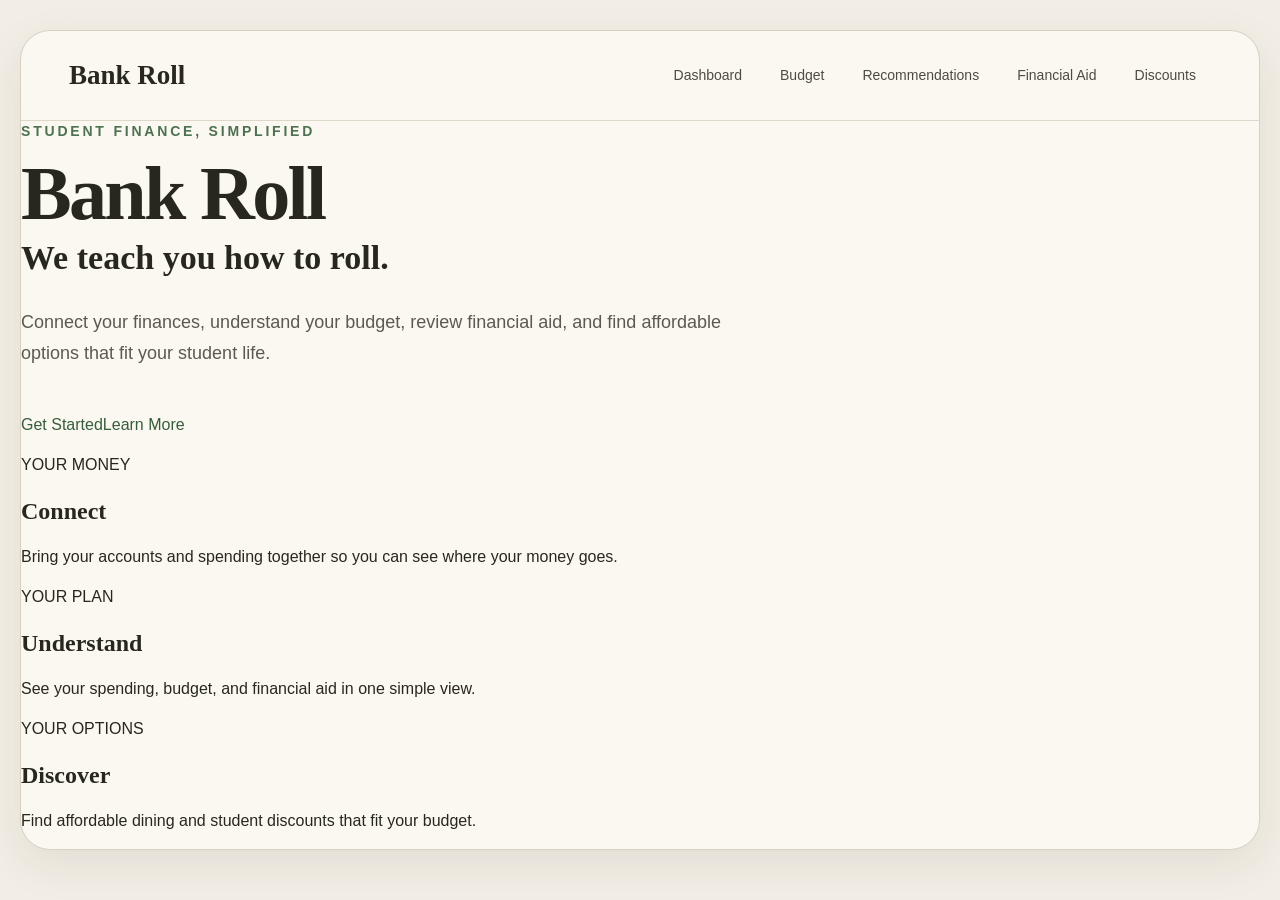
<file: frontend/index.html>
<!DOCTYPE html><html lang="en"><head><meta charset="UTF-8"><meta name="viewport" content="width=device-width,initial-scale=1.0"><title>Bank Roll</title><link rel="stylesheet" href="styles.css"></head><body><div class="page-frame"><header class="navbar"><div class="logo"><a href="index.html">Bank Roll</a></div><nav><a href="dashboard.html">Dashboard</a><a href="budget.html">Budget</a><a href="recommendations.html">Recommendations</a><a href="financial-aid.html">Financial Aid</a><a href="discounts.html">Discounts</a></nav></header><main class="hero"><p class="eyebrow">STUDENT FINANCE, SIMPLIFIED</p><h1>Bank Roll</h1><h2>We teach you how to roll.</h2><p class="description">Connect your finances, understand your budget, review financial aid, and find affordable options that fit your student life.</p><div class="buttons"><a href="get-started.html" class="primary-button button-link">Get Started</a><a href="#how-it-works" class="secondary-button button-link">Learn More</a></div></main><section class="features" id="how-it-works"><div class="feature-card"><p class="number">YOUR MONEY</p><h3>Connect</h3><p>Bring your accounts and spending together so you can see where your money goes.</p></div><div class="feature-card"><p class="number">YOUR PLAN</p><h3>Understand</h3><p>See your spending, budget, and financial aid in one simple view.</p></div><div class="feature-card"><p class="number">YOUR OPTIONS</p><h3>Discover</h3><p>Find affordable dining and student discounts that fit your budget.</p></div></section></div></body></html>
</file>
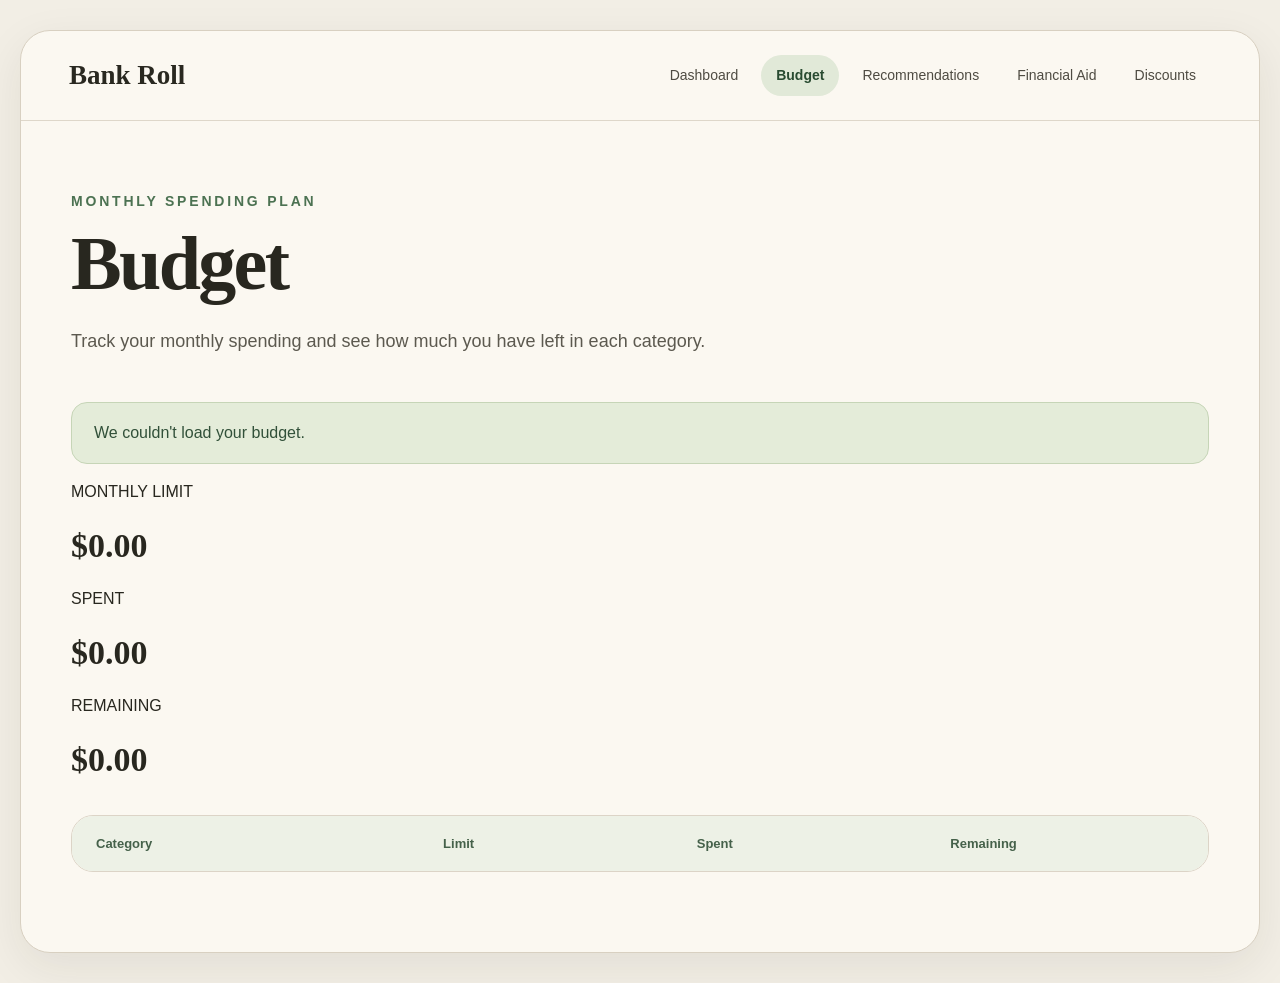
<file: frontend/budget.html>
<!doctype html>
<html lang="en">
  <head>
    <meta charset="UTF-8" />
    <meta name="viewport" content="width=device-width, initial-scale=1.0" />

    <title>Bank Roll - Budget</title>

    <link rel="stylesheet" href="styles.css" />
  </head>

  <body>
    <div class="page-frame">
      <header class="navbar">
        <div class="logo">
          <a href="index.html">Bank Roll</a>
        </div>

        <nav>
          <a href="dashboard.html">Dashboard</a>
          <a class="active" href="budget.html">Budget</a>
          <a href="recommendations.html">Recommendations</a>
          <a href="financial-aid.html">Financial Aid</a>
          <a href="discounts.html">Discounts</a>
        </nav>
      </header>

      <main class="page-content">
        <p class="eyebrow">MONTHLY SPENDING PLAN</p>

        <h1>Budget</h1>

        <p class="description">
          Track your monthly spending and see how much you have left in each
          category.
        </p>

        <div id="budget-status" class="status-message">Loading budget...</div>

        <section class="budget-summary">
          <div class="budget-summary-card">
            <p>MONTHLY LIMIT</p>

            <h2 id="budget-limit">$0.00</h2>
          </div>

          <div class="budget-summary-card">
            <p>SPENT</p>

            <h2 id="budget-spent">$0.00</h2>
          </div>

          <div class="budget-summary-card">
            <p>REMAINING</p>

            <h2 id="budget-remaining">$0.00</h2>
          </div>
        </section>

        <section class="budget-table" id="budget-table">
          <div class="budget-row budget-heading">
            <p>Category</p>

            <p>Limit</p>

            <p>Spent</p>

            <p>Remaining</p>
          </div>
        </section>
      </main>
    </div>

    <script src="app.js"></script>
  </body>
</html>
</file>
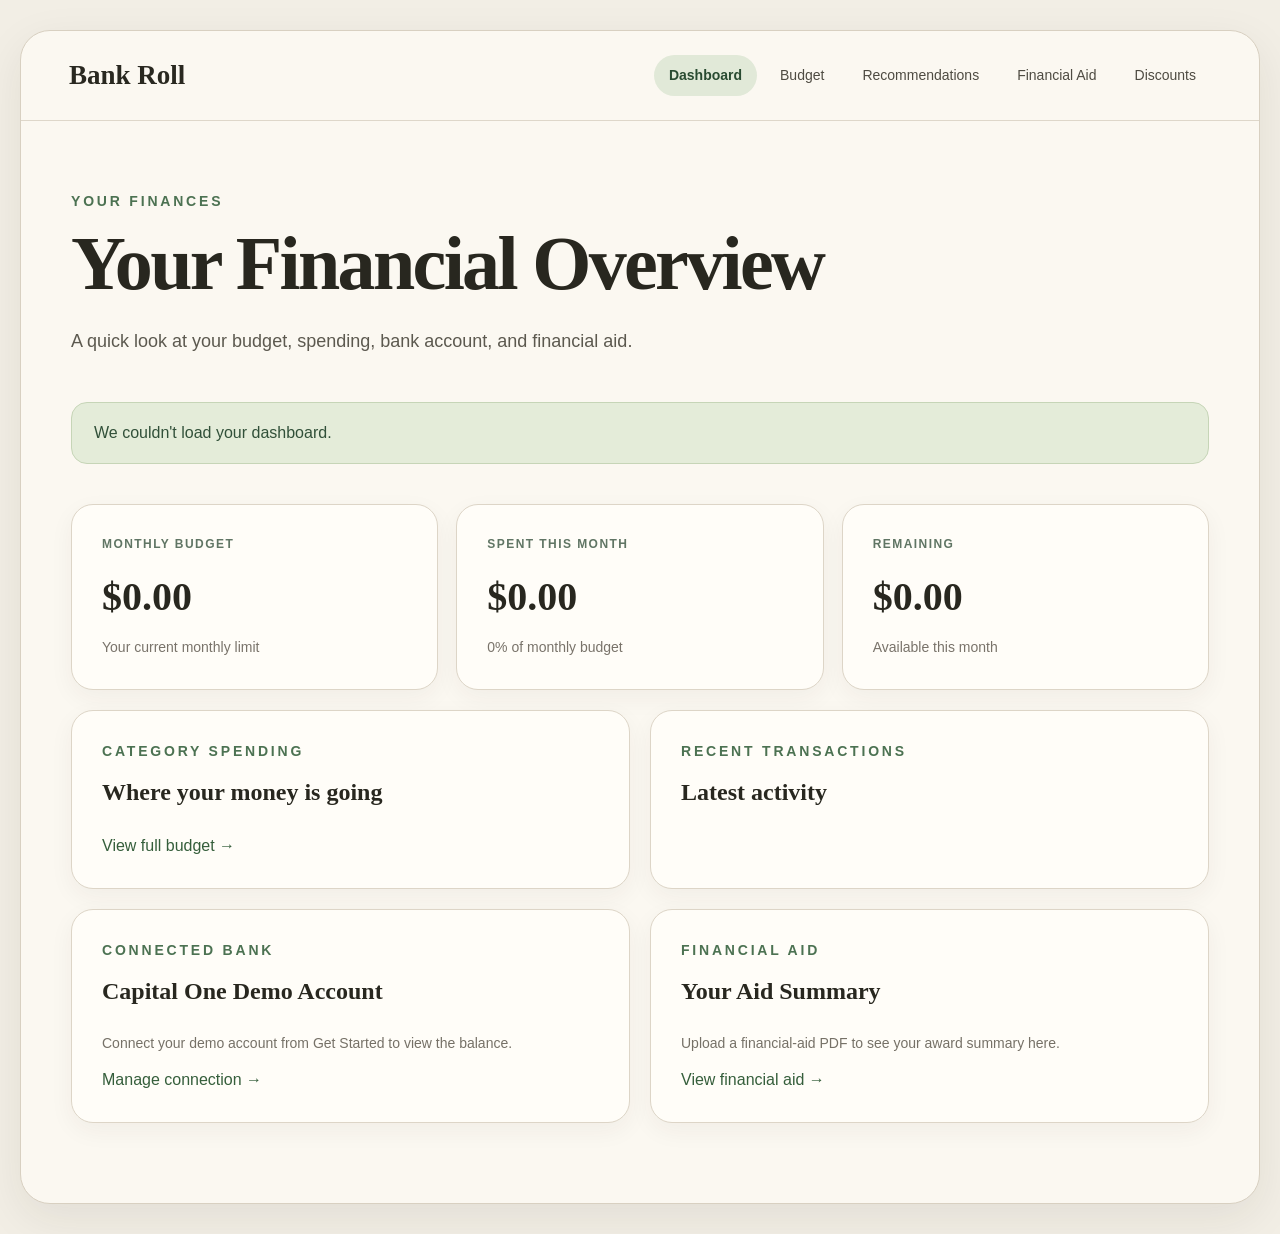
<file: frontend/dashboard.html>
<!doctype html>
<html lang="en">
  <head>
    <meta charset="UTF-8" />
    <meta name="viewport" content="width=device-width, initial-scale=1.0" />

    <title>Bank Roll - Dashboard</title>

    <link rel="stylesheet" href="styles.css" />
  </head>

  <body>
    <div class="page-frame">
      <header class="navbar">
        <div class="logo">
          <a href="index.html"> Bank Roll </a>
        </div>

        <nav>
          <a class="active" href="dashboard.html"> Dashboard </a>

          <a href="budget.html"> Budget </a>

          <a href="recommendations.html"> Recommendations </a>

          <a href="financial-aid.html"> Financial Aid </a>

          <a href="discounts.html"> Discounts </a>
        </nav>
      </header>

      <main class="page-content">
        <p class="eyebrow">YOUR FINANCES</p>

        <h1>Your Financial Overview</h1>

        <p class="description">
          A quick look at your budget, spending, bank account, and financial
          aid.
        </p>

        <div
          id="dashboard-status"
          class="status-message"
          style="display: none"
        ></div>

        <!-- MAIN BUDGET CARDS -->

        <section class="dashboard-summary">
          <div class="dashboard-card">
            <p>MONTHLY BUDGET</p>

            <h2 id="monthly-budget">$0.00</h2>

            <span> Your current monthly limit </span>
          </div>

          <div class="dashboard-card">
            <p>SPENT THIS MONTH</p>

            <h2 id="total-spent">$0.00</h2>

            <span id="percent-used"> 0% of monthly budget </span>
          </div>

          <div class="dashboard-card">
            <p>REMAINING</p>

            <h2 id="remaining">$0.00</h2>

            <span> Available this month </span>
          </div>
        </section>

        <!-- CATEGORY + TRANSACTIONS -->

        <section class="dashboard-grid">
          <div class="dashboard-panel">
            <p class="panel-label">CATEGORY SPENDING</p>

            <h3>Where your money is going</h3>

            <div id="category-spending"></div>

            <a href="budget.html"> View full budget → </a>
          </div>

          <div class="dashboard-panel">
            <p class="panel-label">RECENT TRANSACTIONS</p>

            <h3>Latest activity</h3>

            <ul id="transaction-list" class="list-clean"></ul>
          </div>
        </section>

        <!-- BANK + FINANCIAL AID -->

        <section class="dashboard-grid">
          <div class="dashboard-panel">
            <p class="panel-label">CONNECTED BANK</p>

            <h3>Capital One Demo Account</h3>

            <div id="bank-summary">
              <p class="muted">
                Connect your demo account from Get Started to view the balance.
              </p>
            </div>

            <a href="get-started.html"> Manage connection → </a>
          </div>

          <div class="dashboard-panel">
            <p class="panel-label">FINANCIAL AID</p>

            <h3>Your Aid Summary</h3>

            <div id="financial-aid-summary">
              <p class="muted">
                Upload a financial-aid PDF to see your award summary here.
              </p>
            </div>

            <a href="financial-aid.html"> View financial aid → </a>
          </div>
        </section>
      </main>
    </div>

    <script src="app.js?v=10"></script>
  </body>
</html>
</file>
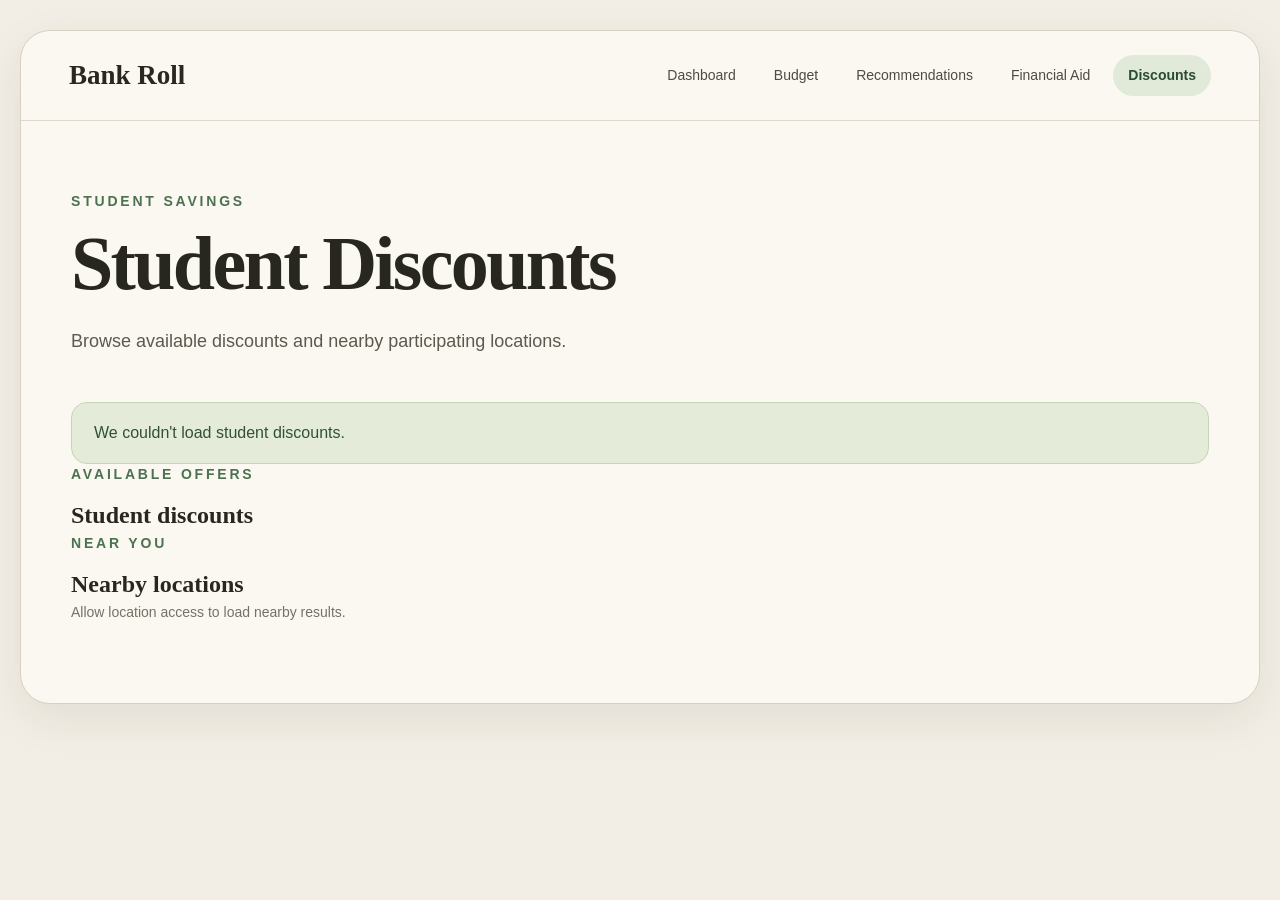
<file: frontend/discounts.html>
<!DOCTYPE html><html lang="en"><head><meta charset="UTF-8"><meta name="viewport" content="width=device-width,initial-scale=1.0"><title>Bank Roll - Student Discounts</title><link rel="stylesheet" href="styles.css"></head><body><div class="page-frame"><header class="navbar"><div class="logo"><a href="index.html">Bank Roll</a></div><nav><a href="dashboard.html">Dashboard</a><a href="budget.html">Budget</a><a href="recommendations.html">Recommendations</a><a href="financial-aid.html">Financial Aid</a><a class="active" href="discounts.html">Discounts</a></nav></header><main class="page-content"><p class="eyebrow">STUDENT SAVINGS</p><h1>Student Discounts</h1><p class="description">Browse available discounts and nearby participating locations.</p><div id="discount-status" class="status-message">Loading discounts...</div><section class="two-column-grid"><div class="content-card"><p class="panel-label">AVAILABLE OFFERS</p><h3>Student discounts</h3><div id="discount-list"></div></div><div class="content-card"><p class="panel-label">NEAR YOU</p><h3>Nearby locations</h3><div id="nearby-discount-list" class="muted">Allow location access to load nearby results.</div></div></section></main></div><script src="app.js"></script></body></html>
</file>
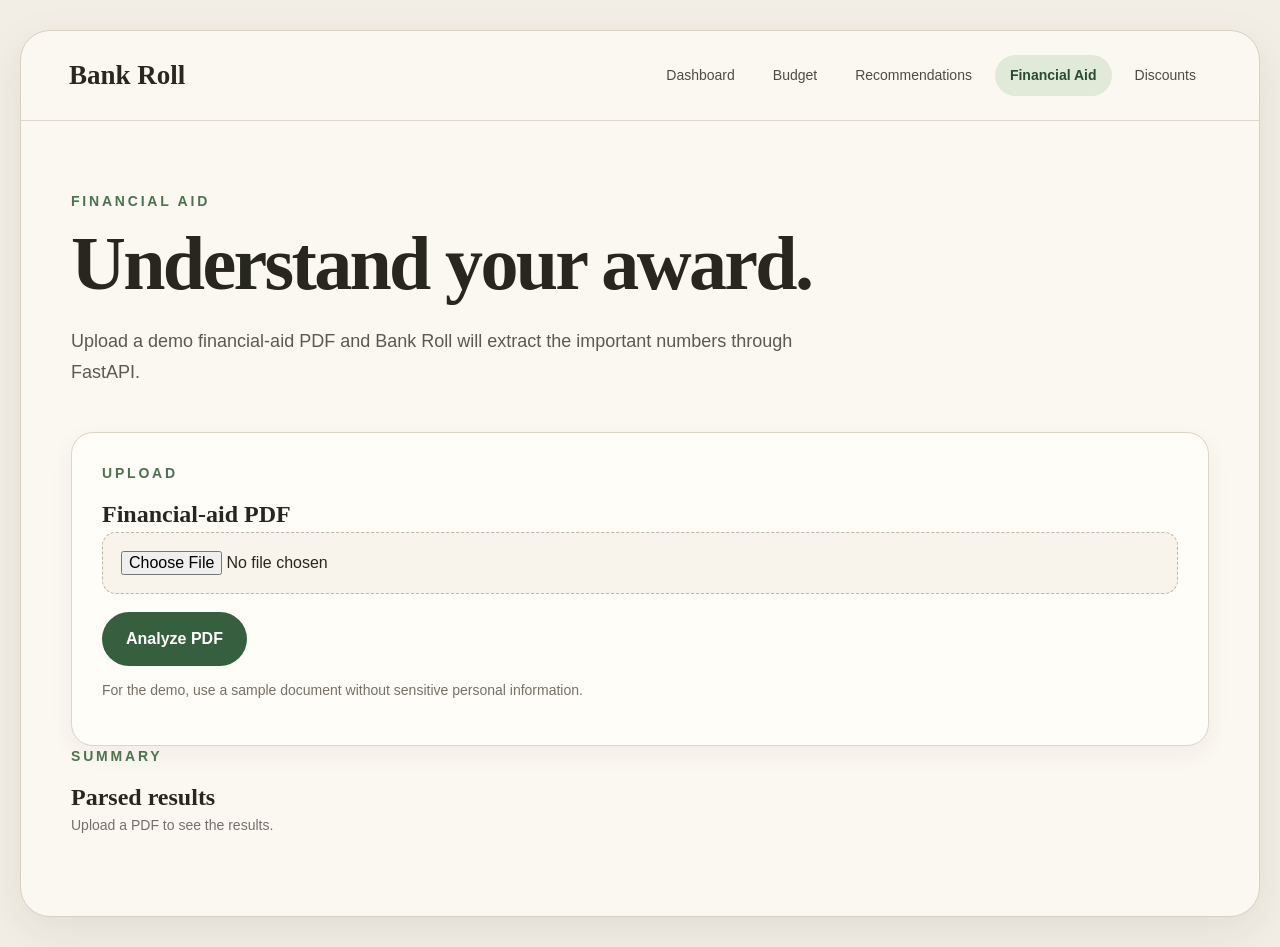
<file: frontend/financial-aid.html>
<!DOCTYPE html><html lang="en"><head><meta charset="UTF-8"><meta name="viewport" content="width=device-width,initial-scale=1.0"><title>Bank Roll - Financial Aid</title><link rel="stylesheet" href="styles.css"></head><body><div class="page-frame"><header class="navbar"><div class="logo"><a href="index.html">Bank Roll</a></div><nav><a href="dashboard.html">Dashboard</a><a href="budget.html">Budget</a><a href="recommendations.html">Recommendations</a><a class="active" href="financial-aid.html">Financial Aid</a><a href="discounts.html">Discounts</a></nav></header><main class="page-content"><p class="eyebrow">FINANCIAL AID</p><h1>Understand your award.</h1><p class="description">Upload a demo financial-aid PDF and Bank Roll will extract the important numbers through FastAPI.</p><section class="two-column-grid"><div class="upload-card"><p class="panel-label">UPLOAD</p><h3>Financial-aid PDF</h3><form id="aid-form"><input type="file" id="aid-file" accept="application/pdf" required><div class="form-row"><button type="submit" class="primary-button">Analyze PDF</button></div></form><p class="muted">For the demo, use a sample document without sensitive personal information.</p></div><div class="content-card"><p class="panel-label">SUMMARY</p><h3>Parsed results</h3><div id="aid-results" class="muted">Upload a PDF to see the results.</div></div></section><div id="aid-status" class="status-message" style="display:none"></div></main></div><script src="app.js"></script></body></html>
</file>
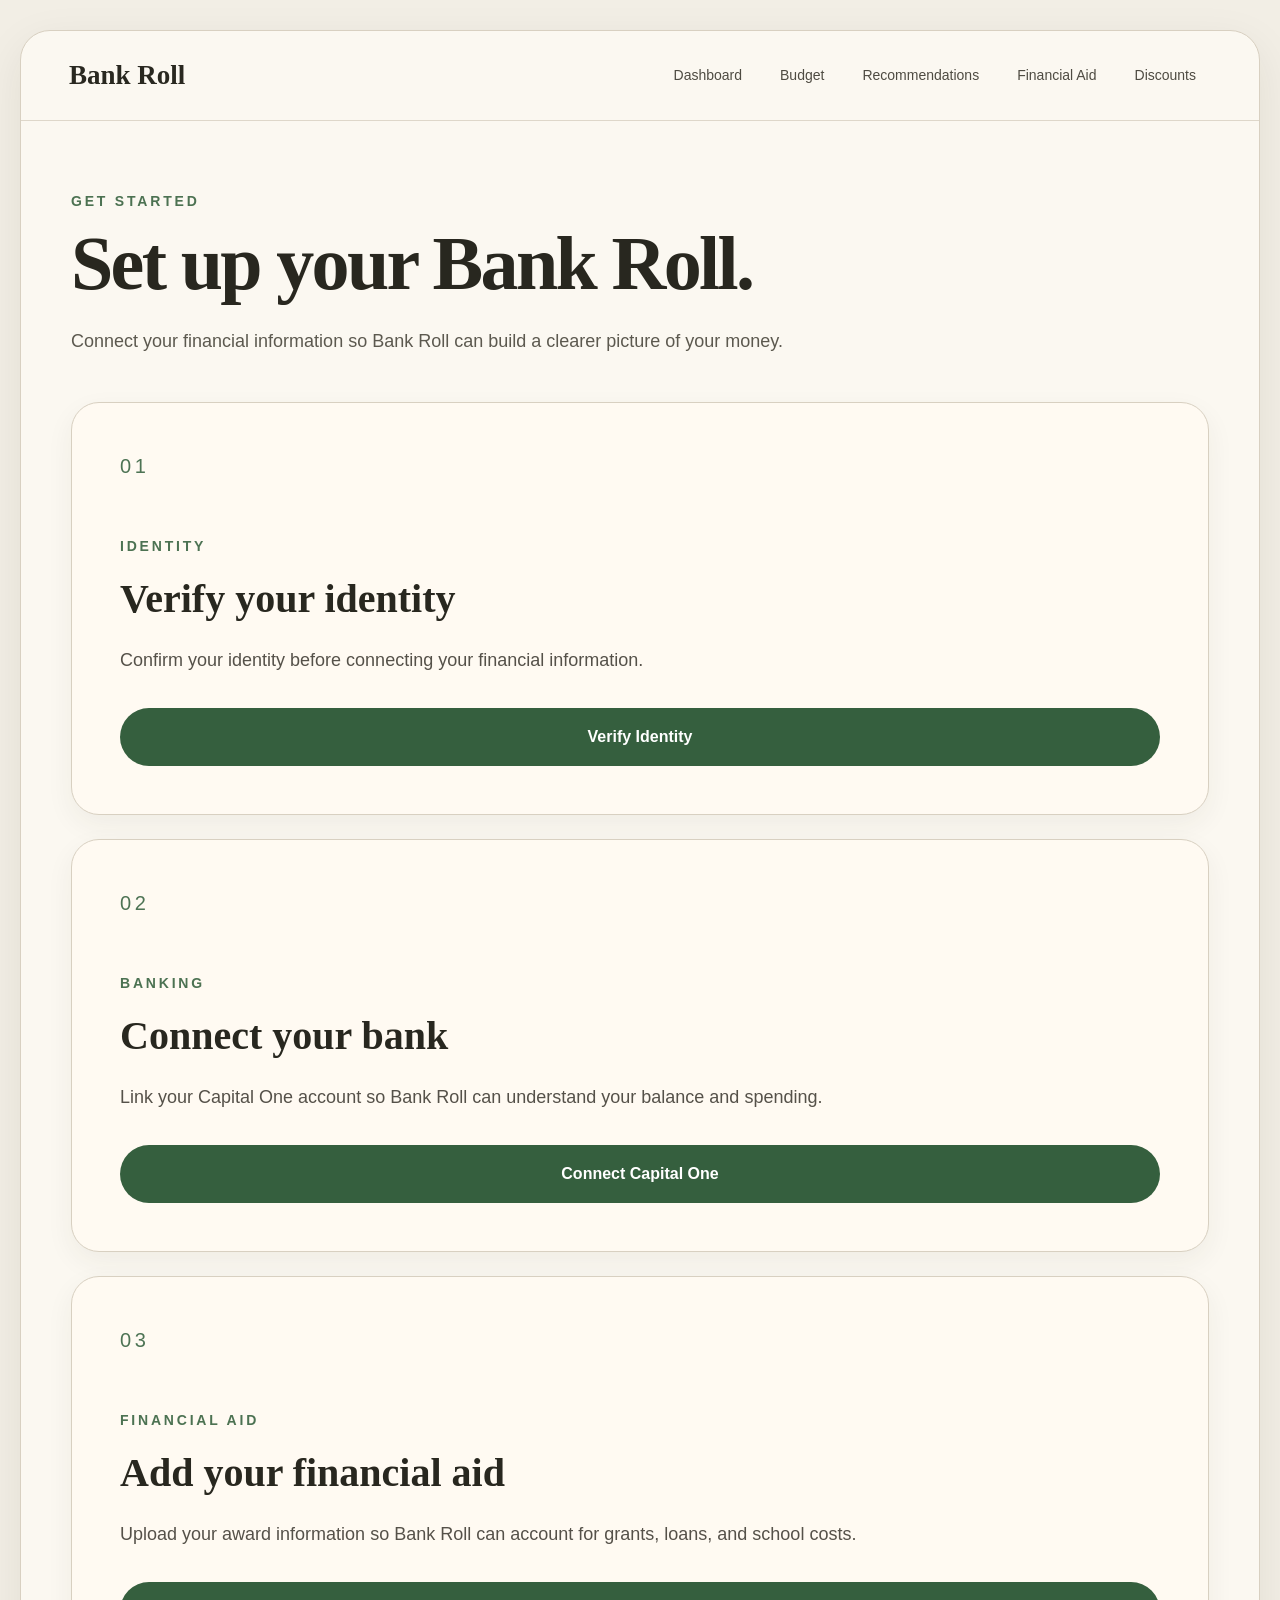
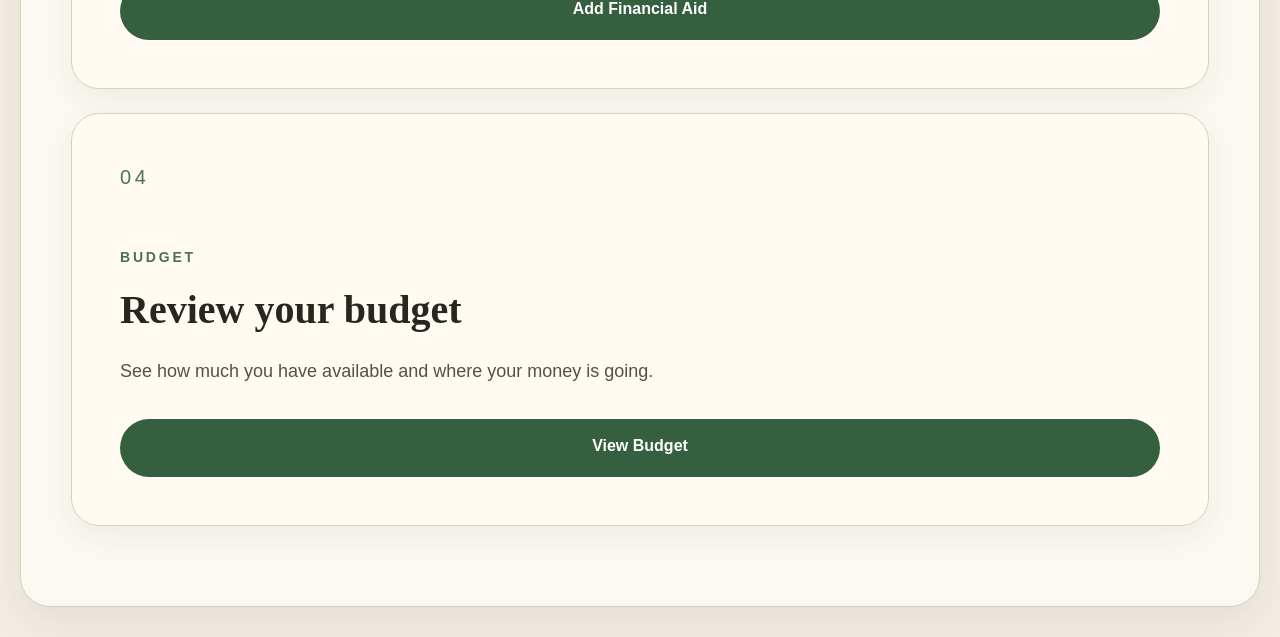
<file: frontend/get-started.html>
<!doctype html>
<html lang="en">
  <head>
    <meta charset="UTF-8" />

    <meta name="viewport" content="width=device-width, initial-scale=1.0" />

    <title>Bank Roll - Get Started</title>

    <link rel="stylesheet" href="styles.css" />
  </head>

  <body>
    <div class="page-frame">
      <!-- =========================
             NAVIGATION
        ========================== -->

      <header class="navbar">
        <div class="logo">
          <a href="index.html"> Bank Roll </a>
        </div>

        <nav>
          <a href="dashboard.html"> Dashboard </a>

          <a href="budget.html"> Budget </a>

          <a href="recommendations.html"> Recommendations </a>

          <a href="financial-aid.html"> Financial Aid </a>

          <a href="discounts.html"> Discounts </a>
        </nav>
      </header>

      <!-- =========================
             PAGE CONTENT
        ========================== -->

      <main class="page-content">
        <p class="eyebrow">GET STARTED</p>

        <h1>Set up your Bank Roll.</h1>

        <p class="description">
          Connect your financial information so Bank Roll can build a clearer
          picture of your money.
        </p>

        <!-- =========================
                 STEP 1
            ========================== -->

        <section class="setup-card">
          <p class="setup-number">01</p>

          <div class="setup-info">
            <p class="setup-label">IDENTITY</p>

            <h2>Verify your identity</h2>

            <p>
              Confirm your identity before connecting your financial
              information.
            </p>
          </div>

          <button id="verify-identity" class="setup-button" type="button">
            Verify Identity
          </button>
        </section>

        <!-- =========================
                 STEP 2
            ========================== -->

        <section class="setup-card">
          <p class="setup-number">02</p>

          <div class="setup-info">
            <p class="setup-label">BANKING</p>

            <h2>Connect your bank</h2>

            <p>
              Link your Capital One account so Bank Roll can understand your
              balance and spending.
            </p>
          </div>

          <button id="connect-bank" class="setup-button" type="button">
            Connect Capital One
          </button>
        </section>

        <!-- =========================
                 STEP 3
            ========================== -->

        <section class="setup-card">
          <p class="setup-number">03</p>

          <div class="setup-info">
            <p class="setup-label">FINANCIAL AID</p>

            <h2>Add your financial aid</h2>

            <p>
              Upload your award information so Bank Roll can account for grants,
              loans, and school costs.
            </p>
          </div>

          <a href="financial-aid.html" class="setup-button">
            Add Financial Aid
          </a>
        </section>

        <!-- =========================
                 STEP 4
            ========================== -->

        <section class="setup-card">
          <p class="setup-number">04</p>

          <div class="setup-info">
            <p class="setup-label">BUDGET</p>

            <h2>Review your budget</h2>

            <p>
              See how much you have available and where your money is going.
            </p>
          </div>

          <a href="budget.html" class="setup-button"> View Budget </a>
        </section>

        <!-- STATUS MESSAGE -->

        <div
          id="setup-status"
          class="status-message"
          style="display: none"
        ></div>
      </main>
    </div>

    <!-- =========================
         BANK CONNECTION MODAL
    ========================== -->

    <div id="bank-modal" class="bank-modal" style="display: none">
      <div class="bank-modal-card">
        <button
          id="close-bank-modal"
          class="modal-close"
          type="button"
          aria-label="Close"
        >
          ×
        </button>

        <p class="setup-label">CAPITAL ONE</p>

        <h2>Sign in to connect</h2>

        <p class="modal-description">
          Connect your account to automatically add your balance and spending
          activity.
        </p>

        <form id="bank-login-form">
          <label for="bank-username"> Username </label>

          <input
            id="bank-username"
            type="text"
            placeholder="Demo username"
            autocomplete="off"
            required
          />

          <label for="bank-password"> Password </label>

          <input
            id="bank-password"
            type="password"
            placeholder="Demo password"
            autocomplete="off"
            required
          />

          <p class="demo-note">
            Demo connection only. Do not enter real banking credentials.
          </p>

          <button id="bank-submit" type="submit" class="setup-button">
            Sign In & Connect
          </button>
        </form>
      </div>
    </div>

    <script src="app.js?v=20"></script>
  </body>
</html>
</file>
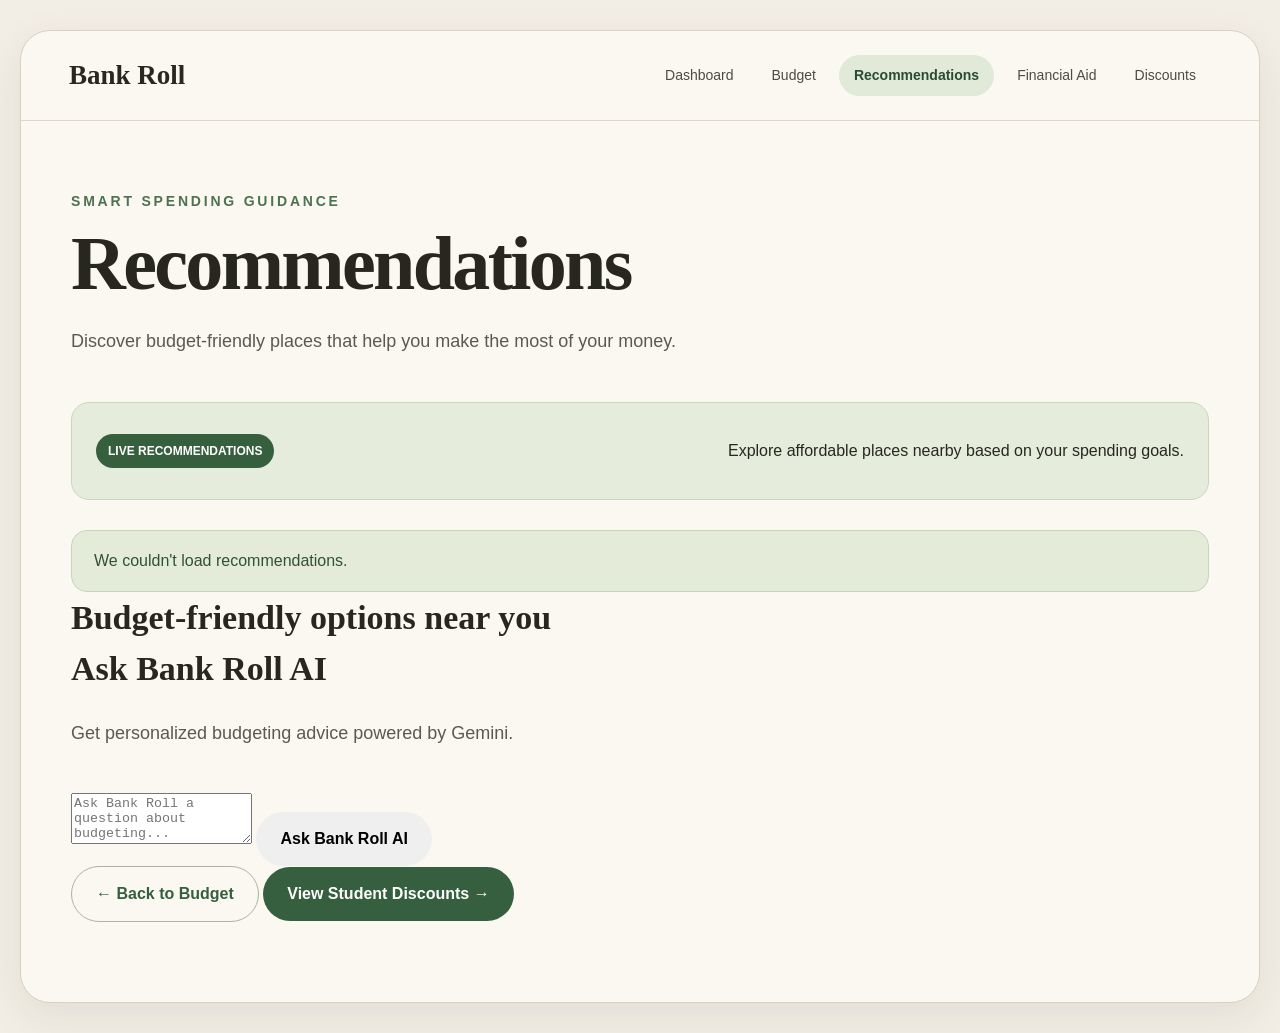
<file: frontend/recommendations.html>
<!doctype html>
<html lang="en">
  <head>
    <meta charset="UTF-8" />
    <meta name="viewport" content="width=device-width, initial-scale=1.0" />

    <title>Bank Roll - Recommendations</title>

    <link rel="stylesheet" href="styles.css" />
  </head>

  <body>
    <div class="page-frame">
      <header class="navbar">
        <div class="logo">
          <a href="index.html">Bank Roll</a>
        </div>

        <nav>
          <a href="dashboard.html">Dashboard</a>
          <a href="budget.html">Budget</a>
          <a class="active" href="recommendations.html">Recommendations</a>
          <a href="financial-aid.html">Financial Aid</a>
          <a href="discounts.html">Discounts</a>
        </nav>
      </header>

      <main class="page-content">
        <p class="eyebrow">SMART SPENDING GUIDANCE</p>

        <h1>Recommendations</h1>

        <p class="description">
          Discover budget-friendly places that help you make the most of your
          money.
        </p>

        <div class="trigger-banner">
          <span class="trigger-badge"> LIVE RECOMMENDATIONS </span>

          <p>Explore affordable places nearby based on your spending goals.</p>
        </div>

        <div id="recommendation-status" class="status-message">
          Finding budget-friendly options...
        </div>

        <section class="rec-section">
          <h2 class="section-heading">Budget-friendly options near you</h2>

          <div id="recommendation-grid" class="rec-grid"></div>
        </section>

                <section class="rec-section ai-section">
          <h2 class="section-heading">Ask Bank Roll AI</h2>

          <p class="description">
            Get personalized budgeting advice powered by Gemini.
          </p>

          <div class="ai-chat-box">
            <textarea
              id="ai-message"
              placeholder="Ask Bank Roll a question about budgeting..."
              rows="3"
            ></textarea>

            <button id="ask-ai-button" type="button">
              Ask Bank Roll AI
            </button>

            <div id="ai-response" class="ai-response"></div>
          </div>
        </section>

        <div class="rec-actions">
          <a href="budget.html" class="secondary-button-link">
            ← Back to Budget
          </a>

          <a href="discounts.html" class="primary-button-link">
            View Student Discounts →
          </a>
        </div>
      </main>
    </div>

    <script src="app.js?v=4"></script>
  </body>

</html>
</file>
<file: frontend/styles.css>
/* ======================================================
   BANK ROLL
   MAIN STYLESHEET
====================================================== */

* {
  box-sizing: border-box;
}

html {
  scroll-behavior: smooth;
}

body {
  margin: 0;

  background: #f2eee5;

  color: #28271f;

  font-family: Arial, Helvetica, sans-serif;

  line-height: 1.5;
}

a {
  color: #355e3b;

  text-decoration: none;
}

a:hover {
  opacity: 0.75;
}

button,
input {
  font: inherit;
}

/* ======================================================
   PAGE FRAME
====================================================== */

.page-frame {
  width: calc(100% - 40px);

  max-width: 1600px;

  margin: 30px auto;

  background: #fbf8f1;

  border: 1px solid #d8d0c1;

  border-radius: 30px;

  box-shadow: 0 14px 45px rgba(42, 39, 30, 0.08);

  overflow: hidden;
}

/* ======================================================
   NAVBAR
====================================================== */

.navbar {
  min-height: 90px;

  padding: 24px 48px;

  display: flex;

  justify-content: space-between;

  align-items: center;

  gap: 30px;

  border-bottom: 1px solid #ded7ca;
}

.logo a {
  color: #292820;

  font-family: Georgia, "Times New Roman", serif;

  font-size: 27px;

  font-weight: 700;
}

.navbar nav {
  display: flex;

  align-items: center;

  flex-wrap: wrap;

  gap: 8px;
}

.navbar nav a {
  color: #4e4b42;

  padding: 10px 15px;

  border-radius: 100px;

  font-size: 14px;

  transition: 0.2s ease;
}

.navbar nav a:hover {
  background: #edf0e5;

  opacity: 1;
}

.navbar nav a.active {
  color: #294b31;

  background: #e1e9d8;

  font-weight: 600;
}

/* ======================================================
   PAGE CONTENT
====================================================== */

.page-content {
  padding: 70px 50px 80px;
}

.eyebrow,
.panel-label,
.setup-label {
  margin: 0 0 12px;

  color: #4c7252;

  font-size: 14px;

  font-weight: 700;

  letter-spacing: 0.2em;
}

h1,
h2,
h3 {
  font-family: Georgia, "Times New Roman", serif;

  color: #28271f;
}

h1 {
  max-width: 850px;

  margin: 0;

  font-size: clamp(42px, 6vw, 76px);

  line-height: 1.03;

  letter-spacing: -0.035em;
}

h2 {
  margin: 0;

  font-size: 34px;
}

h3 {
  margin: 0;

  font-size: 24px;
}

.description {
  max-width: 760px;

  margin: 24px 0 45px;

  color: #5c594f;

  font-size: 18px;

  line-height: 1.7;
}

.muted {
  color: #767167;

  font-size: 14px;
}

/* ======================================================
   BUTTONS
====================================================== */

button,
.setup-button,
.primary-button-link,
.secondary-button-link {
  appearance: none;

  border: none;

  border-radius: 100px;

  padding: 15px 24px;

  cursor: pointer;

  text-align: center;

  font-weight: 600;

  transition:
    transform 0.15s ease,
    opacity 0.15s ease;
}

button:hover,
.setup-button:hover,
.primary-button-link:hover {
  opacity: 0.9;

  transform: translateY(-1px);
}

.setup-button,
.primary-button-link {
  display: inline-block;

  color: white;

  background: #355f3e;
}

.secondary-button-link {
  display: inline-block;

  color: #355f3e;

  background: transparent;

  border: 1px solid #aab39f;
}

button:disabled {
  cursor: wait;

  opacity: 0.65;
}

/* ======================================================
   STATUS MESSAGE
====================================================== */

.status-message {
  margin-top: 30px;

  padding: 18px 22px;

  background: #e4ecd9;

  border: 1px solid #c6d5b7;

  border-radius: 16px;

  color: #315039;
}

.status-message a {
  font-weight: 700;
}

/* ======================================================
   DASHBOARD
====================================================== */

.dashboard-summary {
  display: grid;

  grid-template-columns: repeat(3, 1fr);

  gap: 18px;

  margin-top: 40px;
}

.dashboard-card,
.dashboard-panel,
.rec-card,
.upload-card {
  background: #fffdf8;

  border: 1px solid #ddd5c7;

  border-radius: 22px;

  box-shadow: 0 8px 24px rgba(50, 46, 36, 0.05);
}

.dashboard-card {
  padding: 30px;
}

.dashboard-card p {
  margin: 0 0 14px;

  color: #607564;

  font-size: 12px;

  font-weight: 700;

  letter-spacing: 0.12em;
}

.dashboard-card h2 {
  margin-bottom: 8px;

  font-size: 40px;
}

.dashboard-card span {
  color: #79736a;

  font-size: 14px;
}

.dashboard-grid {
  display: grid;

  grid-template-columns: repeat(2, 1fr);

  gap: 20px;

  margin-top: 20px;
}

.dashboard-panel {
  padding: 30px;
}

.dashboard-panel h3 {
  margin-bottom: 24px;
}

.dashboard-detail {
  display: flex;

  align-items: center;

  justify-content: space-between;

  gap: 20px;

  padding: 15px 0;

  border-bottom: 1px solid #e5ded2;
}

.dashboard-detail:last-child {
  border-bottom: none;
}

.connected-text {
  margin: 16px 0 0;

  color: #416b48;

  font-size: 13px;

  font-weight: 600;
}

/* ======================================================
   LISTS
====================================================== */

.list-clean {
  list-style: none;

  padding: 0;

  margin: 0;
}

.list-clean li {
  display: flex;

  justify-content: space-between;

  align-items: center;

  gap: 20px;

  padding: 15px 0;

  border-bottom: 1px solid #e5ded2;
}

.list-clean li div {
  display: flex;

  flex-direction: column;

  gap: 3px;
}

/* ======================================================
   SETUP PAGE
====================================================== */

.setup-card {
  margin-top: 24px;

  padding: 48px;

  background: #fffaf2;

  border: 1px solid #d8d0c1;

  border-radius: 28px;

  box-shadow: 0 10px 28px rgba(50, 46, 36, 0.06);
}

.setup-number {
  margin: 0 0 55px;

  color: #4d7354;

  font-size: 20px;

  letter-spacing: 0.18em;
}

.setup-info {
  margin-bottom: 34px;
}

.setup-info h2 {
  margin-bottom: 14px;

  font-size: 40px;
}

.setup-info p:last-child {
  max-width: 780px;

  margin-bottom: 0;

  color: #555149;

  font-size: 18px;
}

.setup-card .setup-button {
  width: 100%;

  min-height: 58px;

  font-size: 16px;
}

/* ======================================================
   BANK LOGIN MODAL
====================================================== */

.bank-modal {
  position: fixed;

  inset: 0;

  z-index: 9999;

  display: flex;

  align-items: center;

  justify-content: center;

  padding: 20px;

  background: rgba(29, 28, 24, 0.52);
}

.bank-modal-card {
  position: relative;

  width: 100%;

  max-width: 500px;

  max-height: 90vh;

  overflow-y: auto;

  padding: 44px;

  background: #fbf8f1;

  border: 1px solid #d5ccbd;

  border-radius: 28px;

  box-shadow: 0 30px 80px rgba(0, 0, 0, 0.22);
}

.bank-modal-card h2 {
  margin-bottom: 12px;

  font-size: 38px;
}

.modal-description {
  margin: 0 0 26px;

  color: #686259;

  line-height: 1.6;
}

.modal-close {
  position: absolute;

  top: 16px;

  right: 20px;

  width: 42px;

  height: 42px;

  padding: 0;

  border-radius: 50%;

  color: #39372f;

  background: #eee8dc;

  font-size: 26px;

  line-height: 42px;
}

.bank-modal-card form {
  display: flex;

  flex-direction: column;

  gap: 10px;
}

.bank-modal-card label {
  margin-top: 8px;

  color: #3c3a33;

  font-size: 14px;

  font-weight: 700;
}

.bank-modal-card input {
  width: 100%;

  min-height: 52px;

  padding: 14px 16px;

  color: #2c2a25;

  background: white;

  border: 1px solid #cfc6b8;

  border-radius: 12px;

  outline: none;

  font-size: 16px;
}

.bank-modal-card input:focus {
  border-color: #507458;

  box-shadow: 0 0 0 3px rgba(80, 116, 88, 0.12);
}

.bank-modal-card .setup-button {
  width: 100%;

  margin-top: 8px;
}

.demo-note {
  margin: 6px 0 10px;

  color: #787168;

  font-size: 12px;

  line-height: 1.5;
}

/* ======================================================
   BUDGET
====================================================== */

.budget-table {
  margin-top: 30px;

  overflow: hidden;

  background: #fffdf8;

  border: 1px solid #dcd4c7;

  border-radius: 22px;
}

.budget-row {
  display: grid;

  grid-template-columns: 1.4fr repeat(3, 1fr);

  gap: 20px;

  padding: 18px 24px;

  border-bottom: 1px solid #e4ddd1;
}

.budget-row:last-child {
  border-bottom: none;
}

.budget-row p {
  margin: 0;
}

.budget-heading {
  background: #edf1e6;

  color: #45614a;

  font-size: 13px;

  font-weight: 700;
}

.warning-row {
  background: #fff5df;
}

/* ======================================================
   RECOMMENDATIONS
====================================================== */

.trigger-banner {
  display: flex;

  align-items: center;

  justify-content: space-between;

  gap: 20px;

  margin: 30px 0;

  padding: 20px 24px;

  background: #e5ecdc;

  border: 1px solid #cbd7bd;

  border-radius: 18px;
}

.trigger-badge {
  padding: 8px 12px;

  border-radius: 100px;

  background: #365f3e;

  color: white;

  font-size: 12px;

  font-weight: 700;
}

.rec-grid {
  display: grid;

  grid-template-columns: repeat(2, 1fr);

  gap: 20px;
}

.rec-card {
  padding: 26px;
}

.rec-card h3 {
  margin-bottom: 12px;
}

.rec-desc {
  min-height: 48px;

  margin: 0 0 12px;

  color: #635e55;
}

.rec-card a {
  display: inline-block;

  margin-top: 10px;

  font-weight: 600;
}

/* ======================================================
   DISCOUNTS
====================================================== */

.discount-card {
  display: flex;

  justify-content: space-between;

  align-items: center;

  gap: 30px;

  margin-bottom: 14px;

  padding: 22px;

  background: #fffdf8;

  border: 1px solid #ddd5c8;

  border-radius: 18px;
}

.discount-card h3 {
  margin-bottom: 5px;

  font-size: 20px;
}

.discount-card p {
  margin: 0 0 4px;

  color: #655f56;
}

.discount-card small {
  color: #7d766c;
}

/* ======================================================
   FINANCIAL AID
====================================================== */

.upload-card {
  margin-top: 28px;

  padding: 30px;
}

#aid-form {
  width: 100%;
}

input[type="file"] {
  width: 100%;

  padding: 18px;

  margin-bottom: 18px;

  background: #f8f4ec;

  border: 1px dashed #bfb5a6;

  border-radius: 14px;
}

#aid-form button {
  color: white;

  background: #355f3e;
}

/* ======================================================
   RESPONSIVE
====================================================== */

@media (max-width: 900px) {
  .navbar {
    padding: 22px 26px;

    flex-direction: column;

    align-items: flex-start;
  }

  .page-content {
    padding: 50px 26px 60px;
  }

  .dashboard-summary,
  .dashboard-grid,
  .rec-grid {
    grid-template-columns: 1fr;
  }

  .setup-card {
    padding: 32px 26px;
  }

  .setup-number {
    margin-bottom: 35px;
  }

  .budget-row {
    grid-template-columns: 1fr 1fr;
  }

  .discount-card {
    flex-direction: column;

    align-items: flex-start;
  }
}

@media (max-width: 600px) {
  .page-frame {
    width: calc(100% - 20px);

    margin: 10px auto;

    border-radius: 22px;
  }

  .navbar nav {
    gap: 3px;
  }

  .navbar nav a {
    padding: 8px 10px;

    font-size: 12px;
  }

  h1 {
    font-size: 44px;
  }

  .setup-info h2 {
    font-size: 32px;
  }

  .bank-modal-card {
    padding: 38px 24px 28px;
  }

  .budget-row {
    grid-template-columns: 1fr;

    gap: 7px;
  }
}
</file>
